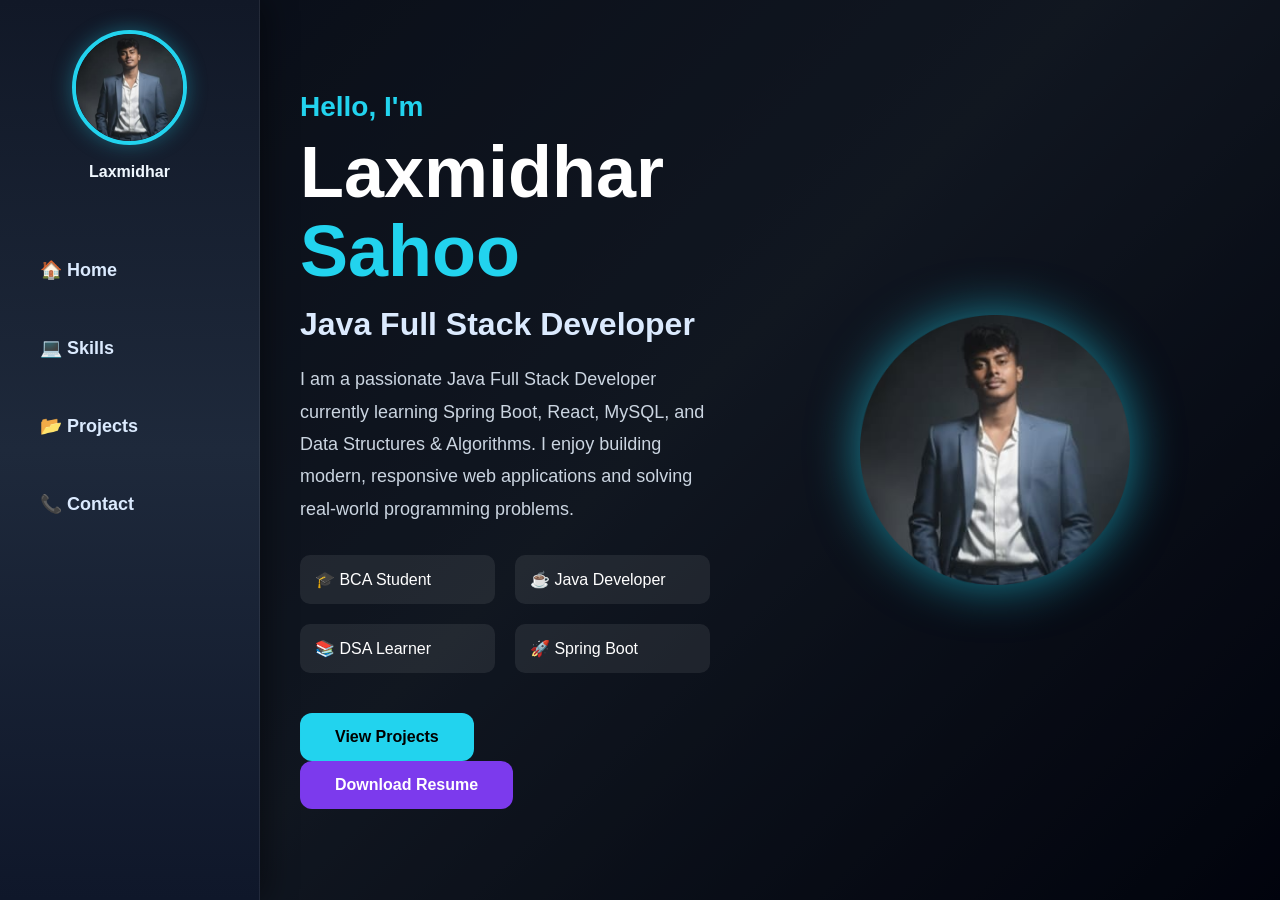
<file: HTML/index.html>
<!doctype html>
<html lang="en">
  <head>
    <title>Home Page</title>
    <meta name="viewport" content="width=device-width, initial-scale=1.0">
    <link rel="stylesheet" href="../CSS/style.css" />
    <link rel="stylesheet" href="../CSS/responsive.css"/>
    <link rel="stylesheet" href="../CSS/animation.css" />
  </head>
  <body>
    <header>
      <button class="menu-btn" onclick="toggleSidebar()">☰</button>
      <nav id="sidebar">
        <div class="profile_id">
          <img src="../photo/profile.jpeg" alt="Profile" />
          <b style="color: aliceblue">Laxmidhar</b>
        </div>
        <div class="side_bar">
          <a href="index.html">🏠 Home</a>
          <a href="skill.html">💻 Skills</a>
          <a href="project.html">📂 Projects</a>
          <a href="contact.html">📞 Contact</a>
        </div>
      </nav>
    </header>
    <main>
      <section class="hero">
        <div class="hero-text">
          <h3>Hello, I'm</h3>

          <h1>Laxmidhar <span>Sahoo</span></h1>

          <h2>Java Full Stack Developer</h2>

          <p>
            I am a passionate Java Full Stack Developer currently learning
            Spring Boot, React, MySQL, and Data Structures & Algorithms. I enjoy
            building modern, responsive web applications and solving real-world
            programming problems.
          </p>

          <div class="about-info">
            <div>🎓 BCA Student</div>
            <div>☕ Java Developer</div>
            <div>📚 DSA Learner</div>
            <div>🚀 Spring Boot</div>
          </div>

          <div class="hero-btn">
            <a href="project.html" class="btn">View Projects</a>
            <a href="#" class="btn btn2">Download Resume</a>
          </div>
        </div>

        <div class="hero-image">
          <img src="../photo/profile.jpeg" alt="Laxmidhar" />
        </div>
      </section>
    </main>
    <footer></footer>

    <script src="../JS/script.js"></script>
  </body>
</html>
</file>
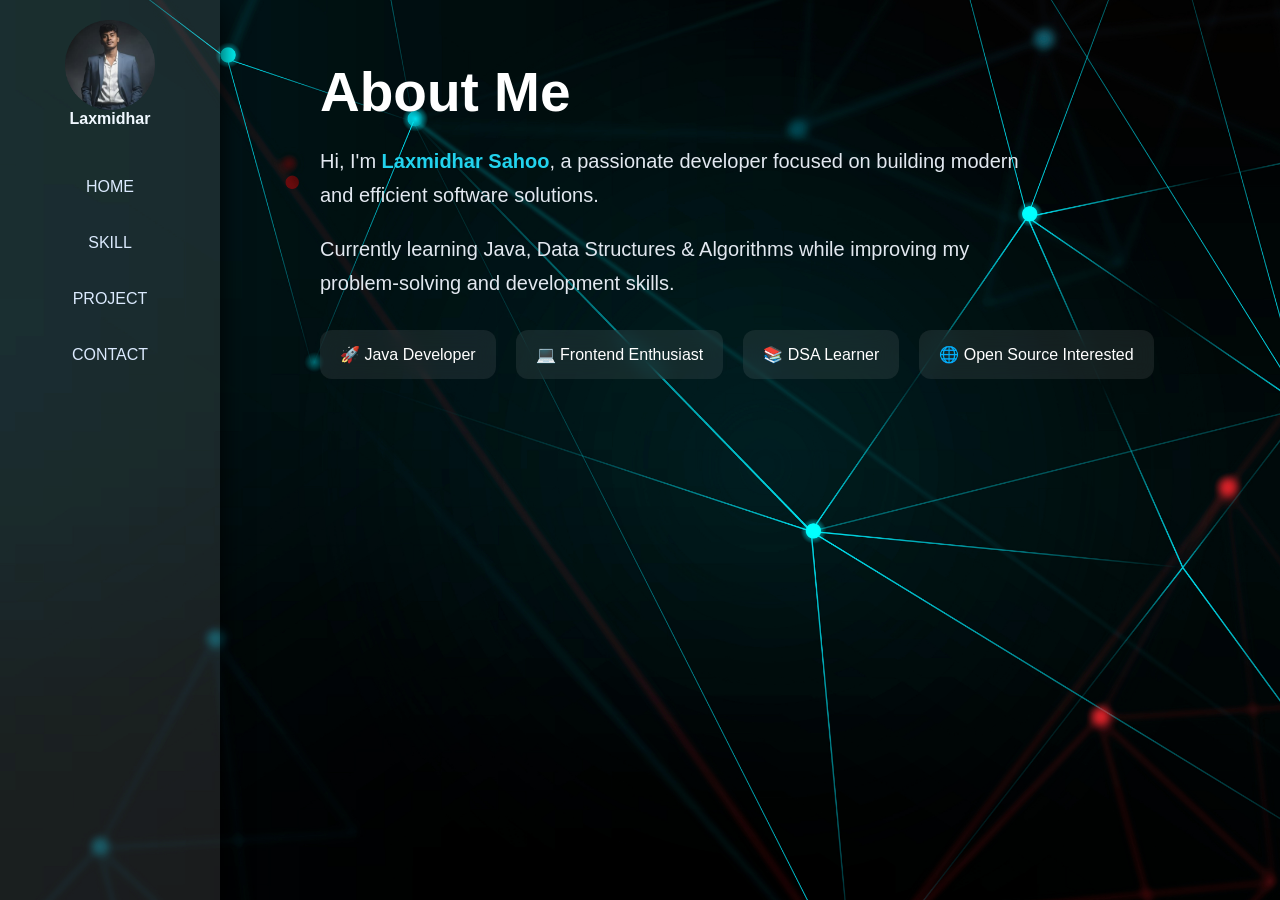
<file: profile.html>
<!doctype html>
<html lang="en">
  <head>
    <title>Home Page</title>
    <link rel="stylesheet" href="profile.css" />
  </head>
  <body>
    <header>
      <nav>
        <div class="profile_id">
          <img src="photo/profile.jpeg" alt="img" />
          <b style="color: aliceblue">Laxmidhar</b>
        </div>
        <div class="side_bar">
          <a href="profile.html">Home</a><br />
          <a href="skill.html">Skill</a><br />
          <a href="project.html">Project</a><br />
          <a href="contact.html">Contact</a>
        </div>
      </nav>
    </header>
    <main>
      <section class="about">
        <h1>About Me</h1>

        <p>
          Hi, I'm <span>Laxmidhar Sahoo</span>, a passionate developer focused
          on building modern and efficient software solutions.
        </p>

        <p>
          Currently learning Java, Data Structures & Algorithms while improving
          my problem-solving and development skills.
        </p>

        <div class="info">
          <div>🚀 Java Developer</div>
          <div>💻 Frontend Enthusiast</div>
          <div>📚 DSA Learner</div>
          <div>🌐 Open Source Interested</div>
        </div>
      </section>
    </main>
    <footer></footer>
  </body>
</html>
</file>
<file: CSS/style.css>
* {
  margin: 0;
  padding: 0;
  box-sizing: border-box;
}


.menu-btn{
    position:fixed;
    top:20px;
    left:20px;

    width:45px;
    height:45px;

    border:none;
    border-radius:8px;

    background:#22d3ee;
    color:#000;

    font-size:24px;
    cursor:pointer;

    z-index:1001;

    display:none;
}


body {
  margin: 0;
  font-family: Arial, Helvetica, sans-serif;
  background: linear-gradient(135deg, #0f172a, #1e293b, #020617);
  color: white;
  overflow-x: hidden;
}

/* Disable scrolling only on index page */
.home-page{
    overflow: hidden;
    height: 100vh;
}

/* Hero section fits the screen */
.home-page .hero{
    height: 100vh;
    overflow: hidden;
}
/* ===========================
      Background Video
=========================== */

#bg-video{
    position: fixed;
    top: 0;
    left: 0;

    width: 100%;
    height: 100%;

    object-fit: cover;

    z-index: -2;
}

/* Dark Overlay */
body::before{
    content: "";
    position: fixed;
    inset: 0;
    background: rgba(0,0,0,.45);
    z-index: -1;
}
/* ===================================
        MODERN PREMIUM SIDEBAR
=================================== */

nav{
    position:fixed;
    top:0;
    left:0;
    width:260px;
    height:100vh;

    background:linear-gradient(
        180deg,
        #111827,
        #1e293b,
        #0f172a
    );

    border-right:1px solid rgba(255,255,255,.08);

    padding:30px 18px;

    display:flex;
    flex-direction:column;
    align-items:center;

    box-shadow:5px 0 30px rgba(0,0,0,.45);

    z-index:999;
}

/* ==========================
        PROFILE
========================== */

.profile_id{
    display:flex;
    flex-direction:column;
    align-items:center;

    gap:18px;

    margin-bottom:60px;
}

.profile_id img{

    width:115px;
    height:115px;

    object-fit:cover;

    border-radius:50%;

    border:4px solid #22d3ee;

    box-shadow:0 0 20px rgba(34,211,238,.35);

    transition:.45s;
}

.profile_id img:hover{

    transform:scale(1.1) rotate(5deg);

    box-shadow:
    0 0 20px #22d3ee,
    0 0 40px #22d3ee;
}

.profile_id h2{

    color:white;

    font-size:26px;

    letter-spacing:1px;
}

.profile_id p{

    color:#94a3b8;

    font-size:14px;
}

/* ==========================
        MENU
========================== */

.side_bar{

    width:100%;

    display:flex;

    flex-direction:column;

    gap:20px;
}

/* ==========================
        MENU LINKS
========================== */

.side_bar a{

    display:flex;

    align-items:center;

    gap:18px;

    width:100%;

    padding:18px 22px;

    color:#dbeafe;

    text-decoration:none;

    font-size:18px;

    font-weight:600;

    border-radius:18px;

    position:relative;

    overflow:hidden;

    transition:.4s ease;
}

/* Left Glow Line */

.side_bar a::before{

    content:"";

    position:absolute;

    left:0;

    top:15%;

    width:5px;

    height:70%;

    border-radius:20px;

    background:#22d3ee;

    opacity:0;

    transition:.4s;
}

/* Hover */

.side_bar a:hover{

    background:linear-gradient(
        90deg,
        rgba(34,211,238,.18),
        rgba(124,58,237,.18)
    );

    color:#22d3ee;

    transform:translateX(12px);

    box-shadow:
        0 0 18px rgba(34,211,238,.25),
        0 0 35px rgba(124,58,237,.15);
}

.side_bar a:hover::before{

    opacity:1;
}

/* Active Menu */

.side_bar a.active{

    background:linear-gradient(
        135deg,
        #22d3ee,
        #7c3aed
    );

    color:white;

    box-shadow:0 0 25px rgba(34,211,238,.45);
}

.side_bar a.active::before{

    opacity:1;
}

/* Ripple Effect */

.side_bar a::after{

    content:"";

    position:absolute;

    width:0;

    height:0;

    background:rgba(255,255,255,.15);

    border-radius:50%;

    top:50%;

    left:50%;

    transform:translate(-50%,-50%);

    transition:.5s;
}

.side_bar a:hover::after{

    width:320px;

    height:320px;
}

/* ==========================
      RESPONSIVE
========================== */

@media(max-width:991px){

nav{

    width:100%;
    height:75px;

    padding:0 20px;

    flex-direction:row;

    justify-content:space-between;
}

.profile_id{

    display:none;
}

.side_bar{

    flex-direction:row;

    justify-content:space-evenly;

    width:100%;

    gap:0;
}

.side_bar a{

    width:auto;

    padding:12px 16px;

    font-size:15px;

    border-radius:12px;
}

.side_bar a:hover{

    transform:translateY(-4px);
}

.side_bar a::before{

    display:none;
}
}
/* this for my profile page */
.about {
  margin-left: 260px;
  padding: 60px;
  color: white;
}

.about h1 {
  font-size: 55px;
  margin-bottom: 20px;
}

.about h1 span {
  color: #ffffff;
}

.about p {
  font-size: 20px;
  max-width: 700px;
  line-height: 1.7;
  margin-bottom: 20px;
  color: #e2e8f0;
}

.about span {
  color: #22d3ee;
  font-weight: bold;
}


/* About Section */

.about{
    margin-left:220px;
    padding:100px 80px;
    color:white;
}

.about h2{
    text-align:center;
    font-size:50px;
    color:#22d3ee;
    margin-bottom:60px;
}

.about-container{
    display:flex;
    align-items:center;
    justify-content:space-between;
    gap:60px;
    flex-wrap:wrap;
}

.about-image{
    flex:1;
    text-align:center;
}

.about-image img{
    width:300px;
    height:300px;
    object-fit:cover;
    border-radius:20px;
    box-shadow:0 0 30px rgba(34,211,238,.4);
}

.about-content{
    flex:2;
}

.about-content h3{
    font-size:40px;
    margin-bottom:20px;
}

.about-content p{
    font-size:18px;
    line-height:1.8;
    color:#cbd5e1;
}

.about-info{
    margin-top:30px;
    display:grid;
    grid-template-columns:repeat(2,1fr);
    gap:20px;
}

.about-info div{
    background:rgba(255,255,255,.08);
    padding:15px;
    border-radius:10px;
}

.info {
  display: flex;
  gap: 20px;
  flex-wrap: wrap;
  margin-top: 30px;
}

.info div {
  background: rgba(255, 255, 255, 0.08);
  padding: 15px 20px;
  border-radius: 12px;
  backdrop-filter: blur(10px);
}
/* for my Skill page */
.skills_section {
  margin-left: 250px;
  padding: 60px;
  color: white;
}

.skills_section h1 {
  font-size: 50px;
  margin-bottom: 40px;

  color: #22d3ee;

  text-shadow: 0 0 10px #22d3ee;
}

.skills_container {
  display: grid;

  grid-template-columns: repeat(auto-fit, minmax(220px, 1fr));

  gap: 25px;
}

.skill_card {
  background: rgba(255, 255, 255, 0.08);

  border: 1px solid rgba(255, 255, 255, 0.1);

  backdrop-filter: blur(10px);

  border-radius: 20px;

  padding: 30px;

  transition: 0.4s;

  animation: fadeUp 1s ease;
}

.skill_card:hover{
    transform: translateY(-10px) scale(1.03);

    background: linear-gradient(
        135deg,
        rgba(255, 70, 70, 0.25),
        rgba(255, 255, 255, 0.08)
    );

    border: 1px solid rgba(255, 80, 80, 0.5);

    box-shadow:
        0 0 15px rgba(255, 0, 0, 0.4),
        0 0 35px rgba(255, 50, 50, 0.3);

    transition: 0.4s ease;
}

.skill_card h2 {
  color: #ffffff;

  margin-bottom: 10px;

  font-size: 28px;
}

.skill_card p {
  color: #cbd5e1;

  line-height: 1.6;
}

/* For my Contact Page */
.contact {
  margin-left: 250px;

  padding: 60px;

  color: white;
}

.contact h1 {
  font-size: 55px;

  color: #22d3ee;

  margin-bottom: 15px;

  text-shadow: 0 0 15px #22d3ee;
}

.contact p {
  color: #cbd5e1;

  margin-bottom: 40px;

  font-size: 18px;
}

.contact_container {
  display: flex;

  gap: 40px;

  flex-wrap: wrap;
}

form {
  flex: 1;

  min-width: 320px;

  background: rgba(255, 255, 255, 0.08);

  padding: 35px;

  border-radius: 20px;

  backdrop-filter: blur(10px);

  border: 1px solid rgba(255, 255, 255, 0.1);
}

form input,
form textarea {
  width: 100%;

  padding: 15px;

  margin-bottom: 20px;

  border: none;

  outline: none;

  border-radius: 12px;

  background: rgba(255, 255, 255, 0.08);

  color: white;

  font-size: 16px;
}

form textarea {
  height: 150px;

  resize: none;
}

form button {
  width: 100%;

  padding: 15px;

  border: none;

  border-radius: 12px;

  background: linear-gradient(45deg, #7c3aed, #22d3ee);

  color: white;

  font-size: 18px;

  cursor: pointer;

  transition: 0.3s;
}

form button:hover {
  transform: scale(1.03);

  box-shadow: 0 0 20px rgba(34, 211, 238, 0.4);
}

.contact_info {
  flex: 1;

  min-width: 280px;

  display: flex;

  flex-direction: column;

  gap: 20px;
}

.contact_info div {
  background: rgba(255, 255, 255, 0.08);

  padding: 20px;

  border-radius: 15px;

  backdrop-filter: blur(10px);

  transition: 0.3s;
}

.contact_info div:hover {
  transform: translateX(10px);

  box-shadow: 0 0 20px rgba(124, 58, 237, 0.3);
}


/* For my Project */
.projects {
  margin-left: 250px;

  padding: 60px;

  color: white;
}

.projects h1 {
  font-size: 55px;

  color: #22d3ee;

  margin-bottom: 15px;

  text-shadow: 0 0 15px #22d3ee;
}

.projects p {
  color: #cbd5e1;

  margin-bottom: 40px;

  line-height: 1.7;
}

.project_container {
  display: grid;

  grid-template-columns: repeat(auto-fit, minmax(300px, 1fr));

  gap: 30px;
}

.project_card {
  background: rgba(255, 255, 255, 0.08);

  border: 1px solid rgba(255, 255, 255, 0.1);

  border-radius: 25px;

  padding: 30px;

  backdrop-filter: blur(10px);

  transition: 0.4s;

  position: relative;

  overflow: hidden;

  animation: fadeUp 1s ease;
}

.project_card::before {
  content: "";

  position: absolute;

  top: -100%;

  left: -100%;

  width: 250%;

  height: 250%;

  background: linear-gradient(
    45deg,
    transparent,
    rgba(34, 211, 238, 0.15),
    transparent
  );

  transform: rotate(25deg);

  transition: 0.8s;
}

.project_card:hover::before {
  top: 0;
  left: 0;
}

.project_card:hover {
  transform: translateY(-12px) scale(1.02);

  box-shadow: 0 0 30px rgba(34, 211, 238, 0.3);
}

.project_img {
  width: 80px;
  height: 80px;

  display: flex;
  align-items: center;
  justify-content: center;

  font-size: 40px;

  border-radius: 20px;

  margin-bottom: 20px;

  background: linear-gradient(45deg, #7c3aed, #22d3ee);

  animation: float 3s ease-in-out infinite;
}

.project_card h2 {
  font-size: 28px;

  margin-bottom: 15px;
}

.tech {
  display: flex;

  gap: 10px;

  flex-wrap: wrap;

  margin-top: 20px;
}

.tech span {
  background: rgba(255, 255, 255, 0.08);

  padding: 8px 15px;

  border-radius: 30px;

  color: #22d3ee;

  font-size: 14px;
}

.project_card button {
  margin-top: 25px;

  padding: 12px 25px;

  border: none;

  border-radius: 12px;

  background: linear-gradient(45deg, #7c3aed, #22d3ee);

  color: white;

  cursor: pointer;

  transition: 0.3s;
}

.project_card button:hover {
  transform: scale(1.05);
}

@keyframes float {
  0% {
    transform: translateY(0px);
  }

  50% {
    transform: translateY(-10px);
  }

  100% {
    transform: translateY(0px);
  }
}

@keyframes fadeUp {
  from {
    opacity: 0;
    transform: translateY(30px);
  }

  to {
    opacity: 1;
    transform: translateY(0);
  }
}

.project_buttons{
    display:flex;
    gap:15px;
    margin-top:25px;
}

.project_buttons .btn{
    flex:1;
    text-align:center;
}

.project_card:hover{

    transform:translateY(-10px);

    background:linear-gradient(
    135deg,
    rgba(255,70,70,.20),
    rgba(34,211,238,.15)
    );

    border:1px solid rgba(255,80,80,.4);

    box-shadow:
    0 0 20px rgba(255,0,0,.35),
    0 0 35px rgba(34,211,238,.35);
}

.project_card:hover h2{
    color:#ff4d4d;
}

.project_card:hover .project_img{
    transform:rotate(10deg) scale(1.15);
}

.project_img{
    transition:.4s;
}

.project_img img{
    width:100%;
    height:180px;
    object-fit:cover;
    border-radius:15px;
}

/* Hero Section */
.hero {
  margin-left: 220px;
  min-height: 100vh;
  display: flex;
  justify-content: space-between;
  align-items: center;
  padding: 60px 80px;
  gap: 80px;
  color: white;
}

.hero-text {
  flex: 1;
}

.hero-text h3 {
  font-size: 28px;
  color: #22d3ee;
  margin-bottom: 10px;
}

.hero-text h1 {
  font-size: 72px;
  line-height: 1.1;
  margin-bottom: 15px;
}

.hero-text span {
  color: #22d3ee;
}

.hero-text h2 {
  font-size: 32px;
  color: #dbeafe;
  margin-bottom: 20px;
}

.hero-text p {
  max-width: 600px;
  font-size: 18px;
  line-height: 1.8;
  color: #cbd5e1;
}

.hero-btn {
  margin-top: 40px;
}

.btn {
  display: inline-block;
  padding: 15px 35px;
  margin-right: 20px;
  text-decoration: none;
  border-radius: 12px;
  background: #22d3ee;
  color: black;
  font-weight: bold;
  transition: 0.3s;
}

.btn:hover {
  transform: translateY(-5px);
  box-shadow: 0 0 20px #22d3ee;
}

.btn2 {
  background: #7c3aed;
  color: white;
}

.btn2:hover {
  box-shadow: 0 0 20px #7c3aed;
}

.hero-image {
  flex: 1;
  display: flex;
  justify-content: center;
}

.hero-image img{
    width: 270px;      /* Change this value if needed */
    max-width: 100%;
    height: auto;

    object-fit: contain;

    border: none;
    border-radius: 0;

    filter: drop-shadow(0 0 25px rgba(34,211,238,.6));

    animation: float 4s ease-in-out infinite;
}

@media (max-width:991px){

    nav{
        width:100%;
        height:70px;
        left:0;
        top:0;
        position:fixed;
    }

    .profile_id{
        display:none;
    }

    .side_bar{
        flex-direction:row;
        justify-content:space-evenly;
        width:100%;
    }

    .hero{
        margin-left:0 !important;
        margin-top:70px;
        padding:30px 20px;
        flex-direction:column-reverse;
        text-align:center;
    }
}
/* =========================================================
   NEW PROJECT PAGE
========================================================= */

.new_projects_page {
  position: relative;
  z-index: 2;

  width: calc(100% - 280px);
  margin-left: 280px;

  padding: 80px 6vw 100px;

  color: #ffffff;
}


/* =========================================================
   INTRO
========================================================= */

.projects_intro {
  max-width: 1250px;
  margin: 0 auto 55px;

  display: flex;
  justify-content: space-between;
  align-items: flex-end;

  gap: 50px;
}

.intro_left {
  flex: 1;
}

.intro_small {
  display: block;

  margin-bottom: 18px;

  font-size: 12px;
  font-weight: 700;

  letter-spacing: 4px;

  color: #22d3ee;
}

.projects_intro h1 {
  margin: 0;

  font-size: clamp(55px, 7vw, 110px);

  line-height: 0.9;

  letter-spacing: -5px;

  font-weight: 800;
}

.projects_intro h1 span {
  display: block;

  color: #22d3ee;

  text-shadow:
    0 0 25px rgba(34, 211, 238, 0.45);
}

.intro_right {
  max-width: 390px;
}

.intro_right p {
  margin: 0;

  font-size: 16px;

  line-height: 1.8;

  color: rgba(255, 255, 255, 0.65);
}



/* =========================================================
   STATS
========================================================= */

.project_stats {
  max-width: 1250px;

  margin: 0 auto 70px;

  display: grid;

  grid-template-columns:
    repeat(4, 1fr);

  border-top:
    1px solid rgba(255, 255, 255, 0.15);

  border-bottom:
    1px solid rgba(255, 255, 255, 0.15);
}

.project_stats div {
  padding: 25px 20px;

  border-right:
    1px solid rgba(255, 255, 255, 0.12);
}

.project_stats div:last-child {
  border-right: none;
}

.project_stats strong {
  display: block;

  font-size: 34px;

  font-weight: 700;

  color: #22d3ee;
}

.project_stats span {
  display: block;

  margin-top: 5px;

  font-size: 10px;

  letter-spacing: 2px;

  color: rgba(255, 255, 255, 0.5);
}



/* =========================================================
   FEATURED PROJECT
========================================================= */

.featured_project_new {
  max-width: 1250px;

  margin: 0 auto 100px;
}

.featured_top {
  display: flex;

  justify-content: space-between;

  padding-bottom: 15px;

  border-bottom:
    1px solid rgba(255, 255, 255, 0.15);

  font-size: 11px;

  letter-spacing: 2px;

  color: rgba(255, 255, 255, 0.5);
}

.featured_grid {
  display: grid;

  grid-template-columns:
    1.15fr 0.85fr;

  min-height: 530px;

  border:
    1px solid rgba(255, 255, 255, 0.12);

  background:
    rgba(5, 15, 30, 0.75);

  overflow: hidden;
}


/* Visual */

.featured_visual_new {
  position: relative;

  min-height: 530px;

  overflow: hidden;

  display: flex;

  align-items: center;

  justify-content: center;

  background:
    radial-gradient(
      circle at center,
      rgba(34, 211, 238, 0.25),
      transparent 45%
    ),
    linear-gradient(
      135deg,
      #082f49,
      #020617
    );
}

.visual_background {
  position: absolute;

  inset: 0;

  background:
    linear-gradient(
      120deg,
      transparent 35%,
      rgba(34, 211, 238, 0.15),
      transparent 65%
    );

  transform:
    skewX(-20deg)
    scale(1.5);
}

.visual_lines {
  position: absolute;

  inset: 0;

  opacity: 0.25;

  background-image:
    linear-gradient(
      rgba(255,255,255,0.08) 1px,
      transparent 1px
    ),
    linear-gradient(
      90deg,
      rgba(255,255,255,0.08) 1px,
      transparent 1px
    );

  background-size: 50px 50px;
}

.featured_icon {
  position: relative;

  z-index: 2;

  font-size: 130px;

  filter:
    drop-shadow(
      0 0 35px
      rgba(34, 211, 238, 0.7)
    );

  transition:
    transform 0.5s ease;
}

.featured_visual_new:hover .featured_icon {
  transform:
    scale(1.12)
    rotate(-5deg);
}

.featured_brand {
  position: absolute;

  left: 35px;
  bottom: 35px;

  font-size: 13px;

  font-weight: 800;

  letter-spacing: 5px;
}

.featured_tag {
  position: absolute;

  right: 30px;
  top: 30px;

  padding: 9px 14px;

  border:
    1px solid rgba(34, 211, 238, 0.4);

  background:
    rgba(34, 211, 238, 0.08);

  font-size: 9px;

  letter-spacing: 2px;

  color: #22d3ee;
}



/* Featured information */

.featured_information {
  padding: 60px 50px;

  display: flex;

  flex-direction: column;

  justify-content: center;
}

.project_category {
  font-size: 10px;

  letter-spacing: 2px;

  color: #22d3ee;
}

.featured_information h2 {
  margin: 18px 0;

  font-size: clamp(36px, 4vw, 60px);

  line-height: 1;

  letter-spacing: -2px;
}

.featured_information p {
  max-width: 500px;

  margin-bottom: 25px;

  line-height: 1.8;

  color:
    rgba(255, 255, 255, 0.6);
}



/* =========================================================
   TECHNOLOGY TAGS
========================================================= */

.project_tech,
.new_tech {
  display: flex;

  flex-wrap: wrap;

  gap: 8px;
}

.project_tech span,
.new_tech span {
  padding: 8px 12px;

  border:
    1px solid rgba(255, 255, 255, 0.12);

  background:
    rgba(255, 255, 255, 0.05);

  border-radius: 30px;

  font-size: 10px;

  color:
    rgba(255, 255, 255, 0.7);
}



/* =========================================================
   BUTTONS
========================================================= */

.new_buttons {
  display: flex;

  gap: 12px;

  margin-top: 30px;
}

.new_live_button,
.new_github_button {
  min-height: 48px;

  padding: 0 20px;

  display: inline-flex;

  align-items: center;

  justify-content: center;

  gap: 15px;

  text-decoration: none;

  font-size: 12px;

  font-weight: 700;

  letter-spacing: 1px;

  transition:
    transform 0.3s ease,
    background 0.3s ease;
}

.new_live_button {
  color: #020617;

  background: #22d3ee;
}

.new_live_button:hover {
  transform: translateY(-4px);

  background: #67e8f9;
}

.new_github_button {
  color: #ffffff;

  border:
    1px solid rgba(255, 255, 255, 0.2);
}

.new_github_button:hover {
  transform: translateY(-4px);

  background:
    rgba(255, 255, 255, 0.08);
}



/* =========================================================
   OTHER PROJECTS
========================================================= */

.other_projects {
  max-width: 1250px;

  margin: 0 auto;
}

.projects_section_title {
  margin-bottom: 35px;

  display: flex;

  justify-content: space-between;

  align-items: flex-end;
}

.projects_section_title > span {
  font-size: 11px;

  letter-spacing: 2px;

  color: #22d3ee;
}

.projects_section_title h2 {
  margin: 0;

  font-size: 45px;

  letter-spacing: -2px;
}



/* =========================================================
   PROJECT GRID
========================================================= */

.new_project_grid {
  display: grid;

  grid-template-columns:
    repeat(2, 1fr);

  gap: 22px;
}



/* =========================================================
   PROJECT CARD
========================================================= */

.new_project_card {
  overflow: hidden;

  border:
    1px solid rgba(255, 255, 255, 0.12);

  background:
    rgba(5, 15, 30, 0.82);

  transition:
    transform 0.4s ease,
    border-color 0.4s ease,
    box-shadow 0.4s ease;
}

.new_project_card:hover {
  transform: translateY(-8px);

  border-color:
    rgba(34, 211, 238, 0.45);

  box-shadow:
    0 25px 70px
    rgba(0, 0, 0, 0.35);
}



/* =========================================================
   CARD VISUAL
========================================================= */

.card_visual {
  position: relative;

  height: 270px;

  overflow: hidden;

  display: flex;

  align-items: center;

  justify-content: center;

  flex-direction: column;
}

.portfolio_card {
  background:
    linear-gradient(
      135deg,
      #172554,
      #0e7490
    );
}

.banking_card {
  background:
    linear-gradient(
      135deg,
      #1e1b4b,
      #581c87
    );
}

.student_card {
  background:
    linear-gradient(
      135deg,
      #083344,
      #164e63
    );
}

.codeguard_card {
  background:
    linear-gradient(
      135deg,
      #111827,
      #312e81
    );
}

.study_card {
  background:
    linear-gradient(
      135deg,
      #134e4a,
      #155e75
    );
}

.future_card {
  background:
    linear-gradient(
      135deg,
      #18181b,
      #27272a
    );
}

.card_visual::after {
  content: "";

  position: absolute;

  inset: 0;

  background:
    radial-gradient(
      circle at center,
      rgba(255,255,255,0.15),
      transparent 55%
    );
}

.card_number {
  position: absolute;

  top: 20px;
  left: 22px;

  z-index: 2;

  font-size: 11px;

  color:
    rgba(255, 255, 255, 0.6);

  letter-spacing: 2px;
}

.card_category {
  position: absolute;

  top: 20px;
  right: 22px;

  z-index: 2;

  font-size: 9px;

  letter-spacing: 1.5px;

  color:
    rgba(255, 255, 255, 0.55);
}

.card_big_icon {
  position: relative;

  z-index: 2;

  font-size: 80px;

  transition:
    transform 0.5s ease;

  filter:
    drop-shadow(
      0 15px 30px
      rgba(0, 0, 0, 0.35)
    );
}

.new_project_card:hover .card_big_icon {
  transform:
    scale(1.15)
    rotate(-4deg);
}

.card_visual strong {
  position: relative;

  z-index: 2;

  margin-top: 10px;

  font-size: 12px;

  letter-spacing: 4px;
}



/* =========================================================
   CARD CONTENT
========================================================= */

.new_card_content {
  padding: 30px;
}

.card_type {
  font-size: 9px;

  letter-spacing: 2px;

  color: #22d3ee;
}

.new_card_content h3 {
  margin: 10px 0;

  font-size: 28px;

  letter-spacing: -1px;
}

.new_card_content p {
  min-height: 75px;

  margin-bottom: 20px;

  font-size: 14px;

  line-height: 1.7;

  color:
    rgba(255, 255, 255, 0.58);
}



/* =========================================================
   CARD BUTTONS
========================================================= */

.new_card_buttons {
  display: flex;

  gap: 10px;

  margin-top: 25px;

  padding-top: 20px;

  border-top:
    1px solid rgba(255, 255, 255, 0.1);
}

.new_card_buttons a {
  display: inline-flex;

  align-items: center;

  justify-content: center;

  min-height: 42px;

  padding: 0 17px;

  text-decoration: none;

  font-size: 11px;

  font-weight: 700;

  color: #ffffff;

  border:
    1px solid rgba(255, 255, 255, 0.15);

  transition:
    0.3s ease;
}

.new_card_buttons a:first-child {
  color: #020617;

  background: #22d3ee;

  border-color: #22d3ee;
}

.new_card_buttons a:hover {
  transform: translateY(-3px);

  opacity: 0.85;
}



/* =========================================================
   BOTTOM CTA
========================================================= */

.projects_bottom {
  max-width: 1250px;

  margin: 110px auto 0;

  padding: 80px 40px;

  text-align: center;

  border-top:
    1px solid rgba(255, 255, 255, 0.12);
}

.projects_bottom > span {
  font-size: 10px;

  letter-spacing: 3px;

  color: #22d3ee;
}

.projects_bottom h2 {
  margin: 20px auto;

  max-width: 700px;

  font-size: clamp(40px, 6vw, 75px);

  line-height: 1;

  letter-spacing: -3px;
}

.projects_bottom h2 em {
  color: #22d3ee;

  font-style: normal;
}

.projects_bottom p {
  max-width: 550px;

  margin: 0 auto 30px;

  line-height: 1.7;

  color:
    rgba(255, 255, 255, 0.55);
}

.projects_bottom > a {
  display: inline-flex;

  padding: 15px 24px;

  text-decoration: none;

  color: #020617;

  background: #22d3ee;

  font-size: 12px;

  font-weight: 700;

  transition: 0.3s ease;
}

.projects_bottom > a:hover {
  transform: translateY(-4px);

  background: #67e8f9;
}


/* =========================================================
   CLICK FIX
========================================================= */

.new_projects_page a {
  position: relative;

  z-index: 20;

  pointer-events: auto;

  cursor: pointer;
}

.new_project_card,
.featured_project_new {
  position: relative;
}

.card_visual,
.featured_visual_new {
  pointer-events: none;
}

.card_visual *,
.featured_visual_new * {
  pointer-events: none;
}
.new_projects_page {
  position: relative;
  z-index: 2;

  width: calc(100% - 280px);

  margin-left: 280px;

  min-height: 100vh;

  box-sizing: border-box;
}
.new_projects_page {
  width: 100%;
  margin-left: 0;
}
</file>
<file: CSS/responsive.css>
.menu-btn{
    display:none;
}

/* ===========================
   TABLET (991px)
=========================== */

@media (max-width:991px){

    nav{
        position: fixed;
        top: 0;
        left: 0;
        width: 100%;
        height: 70px;
        background: rgba(15,23,42,.95);

        display:flex;
        align-items:center;
        justify-content:center;

        padding:0 20px;
    }

    .profile_id{
        display:none;
    }

    .side_bar{
        display:flex;
        flex-direction:row;
        justify-content:space-evenly;
        align-items:center;
        width:100%;
    }

    .side_bar a{
        width:auto;
        padding:8px 12px;
    }

    .hero,
    .about,
    .skills_section,
    .projects,
    .contact{
        margin-left:0;
        margin-top:70px;
        padding:30px;
    }

    .hero{
        flex-direction:column-reverse;
        text-align:center;
    }
}
/* ===========================
   MOBILE (768px)
=========================== */

/* Phone Only */
@media (max-width:768px){

    nav{
        position: fixed;
        top: 0;
        left: 0;
        width: 100%;
        height: 70px;

        display: flex;
        align-items: center;
        justify-content: center;

        background: rgba(15,23,42,.95);
        backdrop-filter: blur(10px);

        z-index: 999;
    }

    .profile_id{
        display: none;
    }

    .side_bar{
        display: flex;
        flex-direction: row;
        justify-content: space-evenly;
        align-items: center;
        width: 100%;
    }

    .side_bar a{
        width: auto;
        padding: 8px 10px;
        font-size: 14px;
    }

    /* All sections start below navbar */
    .hero,
    .about,
    .skills_section,
    .projects,
    .contact{
        margin-left: 0;
        margin-top: 70px;
        padding: 30px 20px;
    }

    /* Hero layout */
    .hero{
        flex-direction: column-reverse;
        text-align: center;
        gap: 30px;
        min-height: auto;
    }

    .hero-text p{
        max-width: 100%;
    }

    .hero-btn{
        display: flex;
        flex-direction: column;
        gap: 15px;
    }

    .btn{
        margin-right: 0;
    }

    .hero-image img{
        width: 220px;
        height: 220px;
    }
}
/* ===========================
   SMALL MOBILE (480px)
=========================== */

@media (max-width:480px){

.hero-text h1{
    font-size:38px;
}

.hero-text h2{
    font-size:22px;
}

.hero-text h3{
    font-size:22px;
}

.hero-image img{
    width:200px;
    height:200px;
}

.about-image img{
    width:220px;
    height:220px;
}

.about h2,
.skills_section h1,
.projects h1,
.contact h1{
    font-size:34px;
}

.about-content h3{
    font-size:26px;
}

.about-content p,
.hero-text p{
    font-size:15px;
}

}
/* ===========================
   HOME PAGE SCROLL FIX
=========================== */

@media (min-width:769px){

    .home-page{
        overflow:hidden;
        height:100vh;
    }

    .home-page .hero{
        height:100vh;
        overflow:hidden;
    }

}

@media (max-width:768px){

    .home-page{
        overflow-y:auto;
        overflow-x:hidden;
        height:auto;
    }

    .home-page .hero{
        height:auto;
        min-height:auto;
        overflow:visible;
    }

}
/* =========================================================
   PROJECT PAGE - FULL RESPONSIVE SYSTEM
   Desktop / Laptop / Tablet / Mobile
========================================================= */


/* =========================================================
   LARGE DESKTOP
   1600px+
========================================================= */

@media (min-width: 1600px) {

  .new_projects_page {
    width: calc(100% - 280px);
    margin-left: 280px;

    padding: 90px 7vw 120px;
  }

  .projects_intro,
  .project_stats,
  .featured_project_new,
  .other_projects,
  .projects_bottom {
    max-width: 1450px;
  }

  .projects_intro h1 {
    font-size: 110px;
  }

  .featured_grid {
    min-height: 600px;
  }

  .featured_visual_new {
    min-height: 600px;
  }

  .new_project_grid {
    gap: 28px;
  }

  .card_visual {
    height: 310px;
  }

}


/* =========================================================
   LAPTOP
   1200px - 1599px
========================================================= */

@media (min-width: 1200px) and (max-width: 1599px) {

  .new_projects_page {
    width: calc(100% - 280px);
    margin-left: 280px;

    padding: 75px 55px 100px;
  }

  .projects_intro,
  .project_stats,
  .featured_project_new,
  .other_projects,
  .projects_bottom {
    max-width: 1200px;
  }

  .projects_intro h1 {
    font-size: clamp(65px, 6vw, 90px);
  }

  .featured_grid {
    grid-template-columns: 1.05fr 0.95fr;
  }

  .featured_information {
    padding: 45px;
  }

  .featured_information h2 {
    font-size: 48px;
  }

  .new_project_grid {
    grid-template-columns: repeat(2, minmax(0, 1fr));
    gap: 20px;
  }

}


/* =========================================================
   SMALL LAPTOP / DESKTOP
   1024px - 1199px
========================================================= */

@media (min-width: 1024px) and (max-width: 1199px) {

  .new_projects_page {
    width: calc(100% - 240px);
    margin-left: 240px;

    padding: 65px 35px 90px;
  }

  .projects_intro {
    gap: 30px;
  }

  .projects_intro h1 {
    font-size: 65px;
    letter-spacing: -3px;
  }

  .intro_right {
    max-width: 320px;
  }

  .project_stats {
    grid-template-columns: repeat(4, 1fr);
  }

  .featured_grid {
    grid-template-columns: 1fr 1fr;
  }

  .featured_visual_new {
    min-height: 470px;
  }

  .featured_information {
    padding: 35px;
  }

  .featured_information h2 {
    font-size: 42px;
  }

  .new_project_grid {
    grid-template-columns: repeat(2, minmax(0, 1fr));
    gap: 18px;
  }

  .card_visual {
    height: 230px;
  }

  .new_card_content {
    padding: 24px;
  }

  .new_card_content h3 {
    font-size: 24px;
  }

}


/* =========================================================
   TABLET
   769px - 1023px
========================================================= */

@media (min-width: 769px) and (max-width: 1023px) {

  .new_projects_page {
    width: calc(100% - 220px);
    margin-left: 220px;

    padding: 60px 25px 80px;
  }

  .projects_intro {
    display: block;
  }

  .projects_intro h1 {
    font-size: 65px;
    margin-bottom: 25px;
  }

  .intro_right {
    max-width: 600px;
  }

  .project_stats {
    grid-template-columns: repeat(2, 1fr);
  }

  .project_stats div:nth-child(2) {
    border-right: none;
  }

  .project_stats div {
    border-bottom:
      1px solid rgba(255,255,255,0.12);
  }

  .featured_grid {
    grid-template-columns: 1fr;
  }

  .featured_visual_new {
    min-height: 400px;
  }

  .featured_information {
    padding: 40px;
  }

  .new_project_grid {
    grid-template-columns: repeat(2, minmax(0, 1fr));
    gap: 16px;
  }

  .card_visual {
    height: 220px;
  }

  .new_card_content {
    padding: 22px;
  }

  .new_card_content h3 {
    font-size: 23px;
  }

  .new_card_content p {
    min-height: auto;
  }

}


/* =========================================================
   MOBILE LANDSCAPE / SMALL TABLET
   601px - 768px
========================================================= */

@media (min-width: 601px) and (max-width: 768px) {

  .new_projects_page {

    width: 100%;
    margin-left: 0;

    padding:
      90px 25px 70px;
  }

  .projects_intro {
    display: block;
  }

  .projects_intro h1 {
    font-size: 62px;
    letter-spacing: -3px;
  }

  .intro_right {
    max-width: 600px;
    margin-top: 25px;
  }

  .project_stats {
    grid-template-columns: repeat(2, 1fr);
  }

  .project_stats div:nth-child(2) {
    border-right: none;
  }

  .project_stats div {
    border-bottom:
      1px solid rgba(255,255,255,0.12);
  }

  .featured_grid {
    grid-template-columns: 1fr;
  }

  .featured_visual_new {
    min-height: 360px;
  }

  .featured_information {
    padding: 35px;
  }

  .featured_information h2 {
    font-size: 44px;
  }

  .new_project_grid {
    grid-template-columns: 1fr;
    gap: 20px;
  }

  .card_visual {
    height: 280px;
  }

}


/* =========================================================
   NORMAL MOBILE
   481px - 600px
========================================================= */

@media (min-width: 481px) and (max-width: 600px) {

  .new_projects_page {

    width: 100%;
    margin-left: 0;

    padding:
      85px 20px 60px;
  }

  .projects_intro {
    display: block;
    margin-bottom: 40px;
  }

  .projects_intro h1 {
    font-size: 55px;
    letter-spacing: -3px;
    line-height: 0.95;
  }

  .intro_right {
    margin-top: 25px;
  }

  .intro_right p {
    font-size: 14px;
  }

  .project_stats {
    grid-template-columns: repeat(2, 1fr);
  }

  .project_stats div {
    padding: 20px 15px;
  }

  .project_stats div:nth-child(2) {
    border-right: none;
  }

  .featured_top {
    font-size: 8px;
  }

  .featured_grid {
    grid-template-columns: 1fr;
  }

  .featured_visual_new {
    min-height: 300px;
  }

  .featured_icon {
    font-size: 90px;
  }

  .featured_information {
    padding: 30px 22px;
  }

  .featured_information h2 {
    font-size: 38px;
  }

  .featured_information p {
    font-size: 14px;
  }

  .new_buttons {
    flex-direction: column;
    width: 100%;
  }

  .new_live_button,
  .new_github_button {
    width: 100%;
  }

  .new_project_grid {
    grid-template-columns: 1fr;
  }

  .card_visual {
    height: 250px;
  }

  .new_card_content {
    padding: 22px;
  }

  .new_card_content h3 {
    font-size: 25px;
  }

  .new_card_content p {
    min-height: auto;
  }

  .new_card_buttons {
    flex-direction: column;
  }

  .new_card_buttons a {
    width: 100%;
  }

  .projects_bottom {
    padding:
      60px 15px;
  }

}


/* =========================================================
   SMALL PHONE
   361px - 480px
========================================================= */

@media (min-width: 361px) and (max-width: 480px) {

  .new_projects_page {

    width: 100%;
    margin-left: 0;

    padding:
      80px 15px 50px;
  }

  .projects_intro {
    display: block;
    margin-bottom: 35px;
  }

  .intro_small {
    font-size: 9px;
    letter-spacing: 2px;
  }

  .projects_intro h1 {
    font-size: 48px;
    letter-spacing: -2px;
  }

  .intro_right p {
    font-size: 13px;
    line-height: 1.7;
  }

  .project_stats {
    grid-template-columns: repeat(2, 1fr);
    margin-bottom: 50px;
  }

  .project_stats div {
    padding: 18px 12px;
  }

  .project_stats strong {
    font-size: 25px;
  }

  .project_stats span {
    font-size: 8px;
    letter-spacing: 1px;
  }

  .featured_top {
    padding-bottom: 12px;
    font-size: 7px;
    letter-spacing: 1px;
  }

  .featured_grid {
    grid-template-columns: 1fr;
  }

  .featured_visual_new {
    min-height: 260px;
  }

  .featured_icon {
    font-size: 75px;
  }

  .featured_brand {
    left: 18px;
    bottom: 18px;
    font-size: 10px;
    letter-spacing: 3px;
  }

  .featured_tag {
    top: 15px;
    right: 15px;

    padding: 7px 9px;

    font-size: 6px;
  }

  .featured_information {
    padding: 25px 18px;
  }

  .project_category {
    font-size: 8px;
  }

  .featured_information h2 {
    font-size: 34px;
    letter-spacing: -1px;
  }

  .featured_information p {
    font-size: 13px;
    line-height: 1.7;
  }

  .project_tech span {
    padding: 7px 9px;
    font-size: 8px;
  }

  .new_buttons {
    flex-direction: column;
    width: 100%;
  }

  .new_live_button,
  .new_github_button {
    width: 100%;
  }

  .projects_section_title h2 {
    font-size: 35px;
  }

  .new_project_grid {
    grid-template-columns: 1fr;
    gap: 16px;
  }

  .card_visual {
    height: 220px;
  }

  .card_big_icon {
    font-size: 65px;
  }

  .card_visual strong {
    font-size: 10px;
    letter-spacing: 3px;
  }

  .new_card_content {
    padding: 20px;
  }

  .card_type {
    font-size: 8px;
  }

  .new_card_content h3 {
    font-size: 23px;
  }

  .new_card_content p {
    min-height: auto;
    font-size: 13px;
  }

  .new_tech span {
    padding: 7px 9px;
    font-size: 8px;
  }

  .new_card_buttons {
    flex-direction: column;
  }

  .new_card_buttons a {
    width: 100%;
  }

  .projects_bottom {
    margin-top: 70px;
    padding: 50px 10px;
  }

  .projects_bottom h2 {
    font-size: 38px;
    letter-spacing: -2px;
  }

  .projects_bottom p {
    font-size: 13px;
  }

  .projects_bottom > a {
    width: 100%;
  }

}


/* =========================================================
   VERY SMALL PHONE
   360px and below
========================================================= */

@media (max-width: 360px) {

  .new_projects_page {

    width: 100%;
    margin-left: 0;

    padding:
      75px 12px 45px;
  }

  .projects_intro h1 {
    font-size: 42px;
    letter-spacing: -2px;
  }

  .intro_small {
    font-size: 8px;
    letter-spacing: 1.5px;
  }

  .intro_right p {
    font-size: 12px;
  }

  .project_stats {
    grid-template-columns: repeat(2, 1fr);
  }

  .project_stats div {
    padding: 15px 8px;
  }

  .project_stats strong {
    font-size: 23px;
  }

  .project_stats span {
    font-size: 7px;
  }

  .featured_visual_new {
    min-height: 230px;
  }

  .featured_icon {
    font-size: 65px;
  }

  .featured_information {
    padding: 22px 15px;
  }

  .featured_information h2 {
    font-size: 30px;
  }

  .featured_information p {
    font-size: 12px;
  }

  .new_project_card {
    width: 100%;
  }

  .card_visual {
    height: 200px;
  }

  .card_big_icon {
    font-size: 55px;
  }

  .new_card_content {
    padding: 17px;
  }

  .new_card_content h3 {
    font-size: 21px;
  }

  .new_card_content p {
    font-size: 12px;
  }

  .new_card_buttons a {
    width: 100%;
  }

  .projects_bottom h2 {
    font-size: 32px;
  }

}


/* =========================================================
   PREVENT HORIZONTAL SCROLL
========================================================= */

html,
body {

  width: 100%;

  max-width: 100%;

  overflow-x: hidden;

}


/* =========================================================
   PROJECT ELEMENT SAFETY
========================================================= */

.new_projects_page,
.new_projects_page *,
.featured_project_new,
.new_project_card {

  max-width: 100%;

  box-sizing: border-box;

}


/* =========================================================
   BUTTON CLICK FIX
========================================================= */

.new_projects_page a {

  position: relative;

  z-index: 50;

  pointer-events: auto;

  cursor: pointer;

}


/* =========================================================
   VISUAL ELEMENTS NEVER BLOCK BUTTONS
========================================================= */

.card_visual,
.card_visual *,
.featured_visual_new,
.featured_visual_new * {

  pointer-events: none;

}


/* =========================================================
   IMAGES / VIDEO
========================================================= */

.new_projects_page img {

  max-width: 100%;

  height: auto;

}


/* =========================================================
   LANDSCAPE PHONES
========================================================= */

@media (max-height: 500px) and (orientation: landscape) {

  .new_projects_page {

    padding-top: 60px;

  }

  .featured_visual_new {

    min-height: 260px;

  }

  .card_visual {

    height: 220px;

  }

}
</file>
<file: CSS/animation.css>
@keyframes fadeUp{

}

@keyframes float{

}
</file>
<file: profile.css>
* {
  margin: 0;
  padding: 0;
  box-sizing: border-box;
}

body {
  background: url("photo/back.jpg") repeat-y center fixed;
  background-size: cover;
  overflow-x: hidden;
  font-family:
    Figtree-Regular,
    -apple-system,
    BlinkMacSystemFont,
    Segoe UI,
    Roboto,
    Helvetica,
    Arial,
    sans-serif;
}
.profile_id {
  display: flex;
  flex-direction: column;
  align-items: center;
  margin-bottom: 40px;
}

.profile_id img {
  height: 90px;
  width: 90px;
  object-fit: cover;
}

nav {
  position: fixed;
  width: 220px;
  height: 100vh;
  background-color: rgb(255, 255, 255, 0.1);
  padding-top: 20px;
  box-shadow: 0 10px 25px rgba(0, 0, 0, 0.9);
}
.side_bar {
  display: flex;
  flex-direction: column;
  align-items: center;
  justify-content: space-between;
}

.side_bar a {
  text-decoration: none;
  text-transform: uppercase;
  width: 80%;
  padding: 10px;
  border-radius: 10px;
  transition: 0.3s;
  text-align: center;
  color: #dbeafe;
}

.side_bar a:hover {
  background: rgba(229, 88, 88, 0.1);
  color: #22d3ee;
}

/* this for my profile page */
.about {
  margin-left: 260px;
  padding: 60px;
  color: white;
}

.about h1 {
  font-size: 55px;
  margin-bottom: 20px;
}

.about h1 span {
  color: #ffffff;
}

.about p {
  font-size: 20px;
  max-width: 700px;
  line-height: 1.7;
  margin-bottom: 20px;
  color: #e2e8f0;
}

.about span {
  color: #22d3ee;
  font-weight: bold;
}

.info {
  display: flex;
  gap: 20px;
  flex-wrap: wrap;
  margin-top: 30px;
}

.info div {
  background: rgba(255, 255, 255, 0.08);
  padding: 15px 20px;
  border-radius: 12px;
  backdrop-filter: blur(10px);
}
/* for my Skill page */
.skills_section {
  margin-left: 250px;
  padding: 60px;
  color: white;
}

.skills_section h1 {
  font-size: 50px;
  margin-bottom: 40px;

  color: #22d3ee;

  text-shadow: 0 0 10px #22d3ee;
}

.skills_container {
  display: grid;

  grid-template-columns: repeat(auto-fit, minmax(220px, 1fr));

  gap: 25px;
}

.skill_card {
  background: rgba(255, 255, 255, 0.08);

  border: 1px solid rgba(255, 255, 255, 0.1);

  backdrop-filter: blur(10px);

  border-radius: 20px;

  padding: 30px;

  transition: 0.4s;

  animation: fadeUp 1s ease;
}

.skill_card:hover {
  transform: translateY(-10px) scale(1.03);

  box-shadow: 0 0 25px rgba(34, 211, 238, 0.4);
}

.skill_card h2 {
  color: #ffffff;

  margin-bottom: 10px;

  font-size: 28px;
}

.skill_card p {
  color: #cbd5e1;

  line-height: 1.6;
}

@keyframes fadeUp {
  from {
    opacity: 0;
    transform: translateY(30px);
  }

  to {
    opacity: 1;
    transform: translateY(0);
  }
}
/* For my Contact Page */
.contact {
  margin-left: 250px;

  padding: 60px;

  color: white;
}

.contact h1 {
  font-size: 55px;

  color: #22d3ee;

  margin-bottom: 15px;

  text-shadow: 0 0 15px #22d3ee;
}

.contact p {
  color: #cbd5e1;

  margin-bottom: 40px;

  font-size: 18px;
}

.contact_container {
  display: flex;

  gap: 40px;

  flex-wrap: wrap;
}

form {
  flex: 1;

  min-width: 320px;

  background: rgba(255, 255, 255, 0.08);

  padding: 35px;

  border-radius: 20px;

  backdrop-filter: blur(10px);

  border: 1px solid rgba(255, 255, 255, 0.1);
}

form input,
form textarea {
  width: 100%;

  padding: 15px;

  margin-bottom: 20px;

  border: none;

  outline: none;

  border-radius: 12px;

  background: rgba(255, 255, 255, 0.08);

  color: white;

  font-size: 16px;
}

form textarea {
  height: 150px;

  resize: none;
}

form button {
  width: 100%;

  padding: 15px;

  border: none;

  border-radius: 12px;

  background: linear-gradient(45deg, #7c3aed, #22d3ee);

  color: white;

  font-size: 18px;

  cursor: pointer;

  transition: 0.3s;
}

form button:hover {
  transform: scale(1.03);

  box-shadow: 0 0 20px rgba(34, 211, 238, 0.4);
}

.contact_info {
  flex: 1;

  min-width: 280px;

  display: flex;

  flex-direction: column;

  gap: 20px;
}

.contact_info div {
  background: rgba(255, 255, 255, 0.08);

  padding: 20px;

  border-radius: 15px;

  backdrop-filter: blur(10px);

  transition: 0.3s;
}

.contact_info div:hover {
  transform: translateX(10px);

  box-shadow: 0 0 20px rgba(124, 58, 237, 0.3);
}
/* For my Project */
.projects {
  margin-left: 250px;

  padding: 60px;

  color: white;
}

.projects h1 {
  font-size: 55px;

  color: #22d3ee;

  margin-bottom: 15px;

  text-shadow: 0 0 15px #22d3ee;
}

.projects p {
  color: #cbd5e1;

  margin-bottom: 40px;

  line-height: 1.7;
}

.project_container {
  display: grid;

  grid-template-columns: repeat(auto-fit, minmax(300px, 1fr));

  gap: 30px;
}

.project_card {
  background: rgba(255, 255, 255, 0.08);

  border: 1px solid rgba(255, 255, 255, 0.1);

  border-radius: 25px;

  padding: 30px;

  backdrop-filter: blur(10px);

  transition: 0.4s;

  position: relative;

  overflow: hidden;

  animation: fadeUp 1s ease;
}

.project_card::before {
  content: "";

  position: absolute;

  top: -100%;

  left: -100%;

  width: 250%;

  height: 250%;

  background: linear-gradient(
    45deg,
    transparent,
    rgba(34, 211, 238, 0.15),
    transparent
  );

  transform: rotate(25deg);

  transition: 0.8s;
}

.project_card:hover::before {
  top: 0;
  left: 0;
}

.project_card:hover {
  transform: translateY(-12px) scale(1.02);

  box-shadow: 0 0 30px rgba(34, 211, 238, 0.3);
}

.project_img {
  width: 80px;
  height: 80px;

  display: flex;
  align-items: center;
  justify-content: center;

  font-size: 40px;

  border-radius: 20px;

  margin-bottom: 20px;

  background: linear-gradient(45deg, #7c3aed, #22d3ee);

  animation: float 3s ease-in-out infinite;
}

.project_card h2 {
  font-size: 28px;

  margin-bottom: 15px;
}

.tech {
  display: flex;

  gap: 10px;

  flex-wrap: wrap;

  margin-top: 20px;
}

.tech span {
  background: rgba(255, 255, 255, 0.08);

  padding: 8px 15px;

  border-radius: 30px;

  color: #22d3ee;

  font-size: 14px;
}

.project_card button {
  margin-top: 25px;

  padding: 12px 25px;

  border: none;

  border-radius: 12px;

  background: linear-gradient(45deg, #7c3aed, #22d3ee);

  color: white;

  cursor: pointer;

  transition: 0.3s;
}

.project_card button:hover {
  transform: scale(1.05);
}

@keyframes float {
  0% {
    transform: translateY(0px);
  }

  50% {
    transform: translateY(-10px);
  }

  100% {
    transform: translateY(0px);
  }
}

@keyframes fadeUp {
  from {
    opacity: 0;
    transform: translateY(30px);
  }

  to {
    opacity: 1;
    transform: translateY(0);
  }
}
</file>
